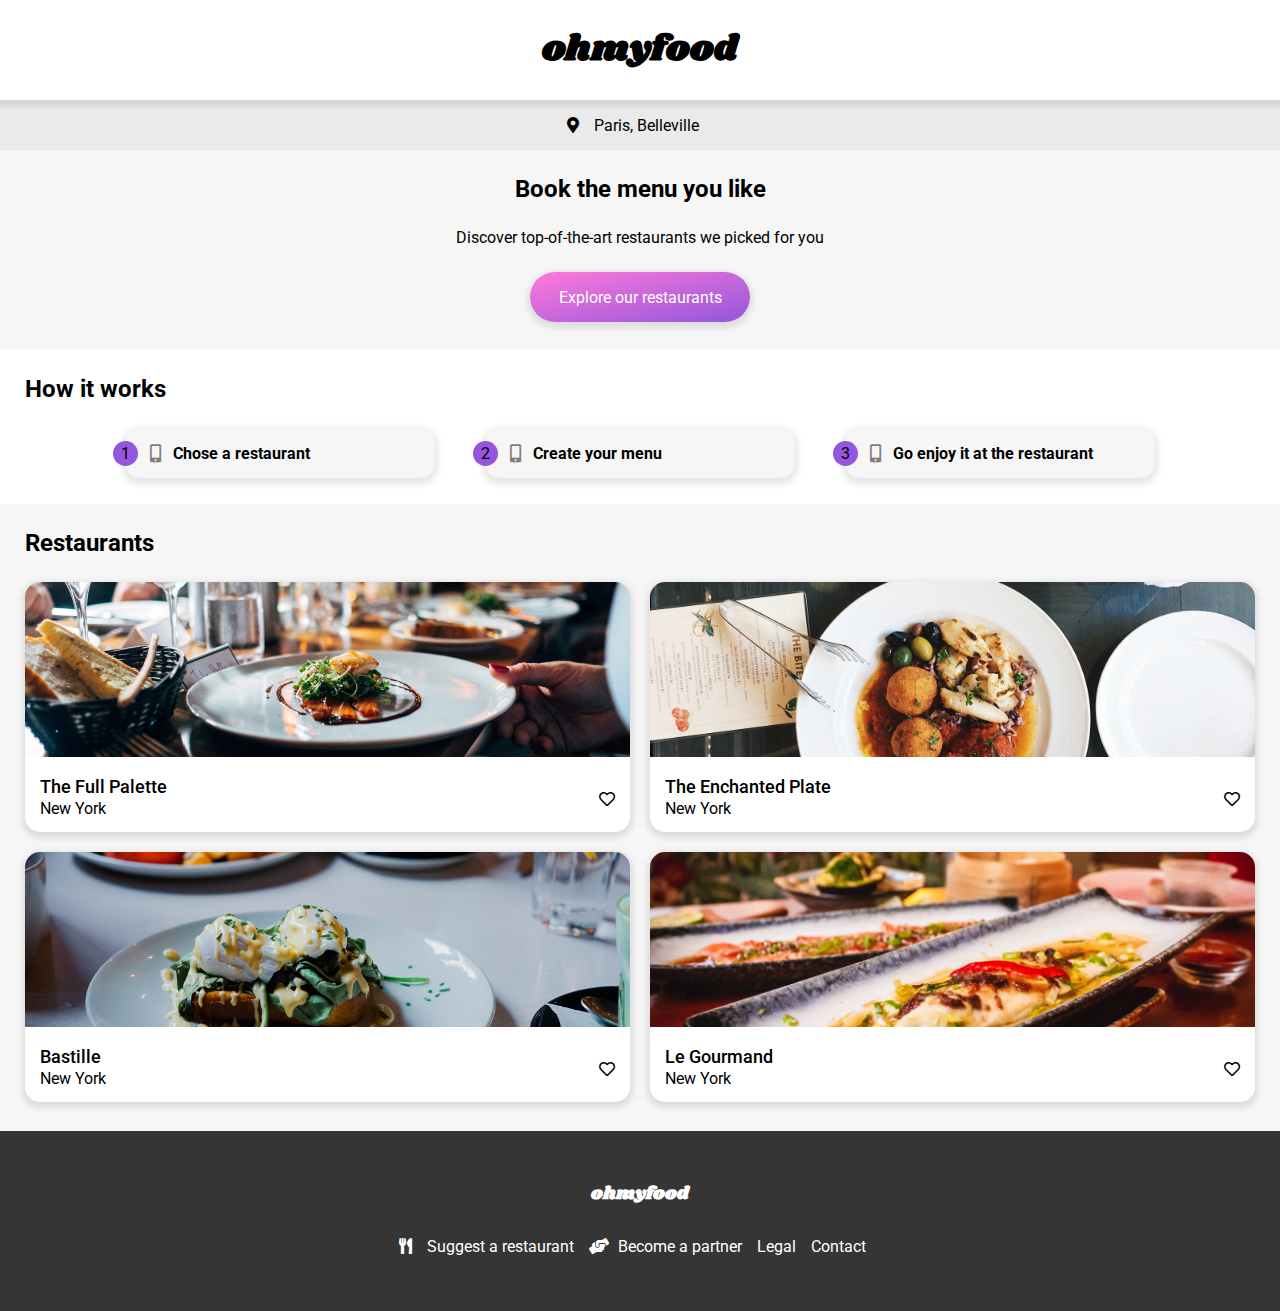
<file: index.html>
<!DOCTYPE html>
<html lang="en">
  <head>
    <meta charset="UTF-8" />
    <meta name="viewport" content="width=device-width, initial-scale=1.0" />
    <link
      rel="stylesheet"
      href="https://cdnjs.cloudflare.com/ajax/libs/font-awesome/5.15.2/css/all.min.css"
    />
    <link rel="stylesheet" href="css/main.css" />
    <title>ohmyfood</title>
  </head>
  <body>
    <!-- Header -->
    <header class="header">
      <nav class="header__nav">
        <h1 class="header__navTitle"><a href="index.html">ohmyfood</a></h1>
      </nav>
    </header>

    <!-- location section -->
    <div class="location flex flex-jc-c flex-ai-c">
      <p class="location__text">
        <i class="fas fa-map-marker-alt location__icon"></i>Paris, Belleville
      </p>
    </div>

    <!-- Hero section -->
    <div class="hero">
      <!-- Hero Top -->
      <section class="heroTop">
        <h2 class="heroTop__title">Book the menu you like</h2>
        <p class="heroTop__text">
          Discover top-of-the-art restaurants we picked for you
        </p>
        <button class="heroTop__button button">Explore our restaurants</button>
      </section>
      <!-- Hero Bottom -->
      <section class="heroBottom">
        <h2 class="heroBottom__title">How it works</h2>
        <div class="heroBottom__cards flex flex-ai-c">
          <div class="heroBottom__card flex flex-ai-c">
            <div class="heroBottom__cardCircle flex flex-jc-c flex-ai-c">
              <p>1</p>
            </div>
            <i class="fas fa-mobile-alt heroBottom__cardIcon"></i>
            <p class="heroBottom__cardText">Chose a restaurant</p>
          </div>
          <div class="heroBottom__card flex flex-ai-c">
            <div class="heroBottom__cardCircle flex flex-jc-c flex-ai-c">
              <p>2</p>
            </div>
            <i class="fas fa-mobile-alt heroBottom__cardIcon"></i>
            <p class="heroBottom__cardText">Create your menu</p>
          </div>
          <div class="heroBottom__card flex flex-ai-c">
            <div class="heroBottom__cardCircle flex flex-jc-c flex-ai-c">
              <p>3</p>
            </div>
            <i class="fas fa-mobile-alt heroBottom__cardIcon"></i>
            <p class="heroBottom__cardText">Go enjoy it at the restaurant</p>
          </div>
        </div>
      </section>
    </div>

    <!-- Restaurants Section -->
    <main class="restaurants">
      <div class="restaurants__section">
        <h2 class="restaurants__title">Restaurants</h2>
        <section class="restaurants__cards grid">
          <!-- The Full Palette -->
          <div
            class="restaurants__card restaurants__card--big grid fullPalette"
          >
            <a href="theFullPalette.html" class="restaurants__cardLinks">
              <img
                src="./img/jay-wennington-N_Y88TWmGwA-unsplash.jpg"
                alt="the full Palette picture"
                class="restaurants__cardPicture restaurants__cardPicture--big"
              />
              <div class="restaurants__cardBody grid">
                <h2 class="restaurants__cardTitle">The Full Palette</h2>
                <p class="restaurants__cardText">New York</p>
                <i class="far fa-heart restaurants__cardIcon"></i>
              </div>
            </a>
          </div>

          <!-- The Enchanted Plate -->
          <div class="restaurants__card grid enchatedPlate">
            <a href="theEnchantedPlate.html" class="restaurants__cardLinks">
              <img
                src="./img/stil-u2Lp8tXIcjw-unsplash.jpg"
                alt="The Enchanted Plate picture"
                class="restaurants__cardPicture"
              />
              <div class="restaurants__cardBody grid">
                <h2 class="restaurants__cardTitle">The Enchanted Plate</h2>
                <p class="restaurants__cardText">New York</p>
                <i class="far fa-heart restaurants__cardIcon"></i>
              </div>
            </a>
          </div>

          <!-- Bastille -->
          <div class="restaurants__card restaurants__card--big grid bastille">
            <a href="bastille.html" class="restaurants__cardLinks">
              <img
                src="./img/toa-heftiba-DQKerTsQwi0-unsplash.jpg"
                alt="Bastille picture"
                class="restaurants__cardPicture restaurants__cardPicture--big"
              />
              <div class="restaurants__cardBody grid">
                <h2 class="restaurants__cardTitle">Bastille</h2>
                <p class="restaurants__cardText">New York</p>
                <i class="far fa-heart restaurants__cardIcon"></i>
              </div>
            </a>
          </div>

          <!-- Le Gourmand -->
          <div class="restaurants__card grid gourmand">
            <a href="leGourmand.html" class="restaurants__cardLinks">
              <img
                src="./img/louis-hansel-shotsoflouis-qNBGVyOCY8Q-unsplash.jpg"
                alt="Le Gourmand picture"
                class="restaurants__cardPicture"
              />
              <div class="restaurants__cardBody grid">
                <h2 class="restaurants__cardTitle">Le Gourmand</h2>
                <p class="restaurants__cardText">New York</p>
                <i class="far fa-heart restaurants__cardIcon"></i>
              </div>
            </a>
          </div>
        </section>
      </div>
    </main>

    <!-- Footer -->
    <footer class="footer flex flex-jc-c flex-ai-c">
      <div>
        <h3 class="footer__heading">ohmyfood</h3>
        <ul class="footer__links flex flex-ai-c flex-jc-c">
          <li class="footer__listItems">
            <i class="fas fa-utensils footer__icon1"></i
            ><a href="#">Suggest a restaurant</a>
          </li>
          <li class="footer__listItems">
            <i class="fas fa-hands-helping footer__icon2"></i>
            <a href="#">Become a partner</a>
          </li>
          <li class="footer__listItems"><a href="#">Legal</a></li>
          <li class="footer__listItems"><a href="#">Contact</a></li>
        </ul>
      </div>
    </footer>
  </body>
</html>
</file>
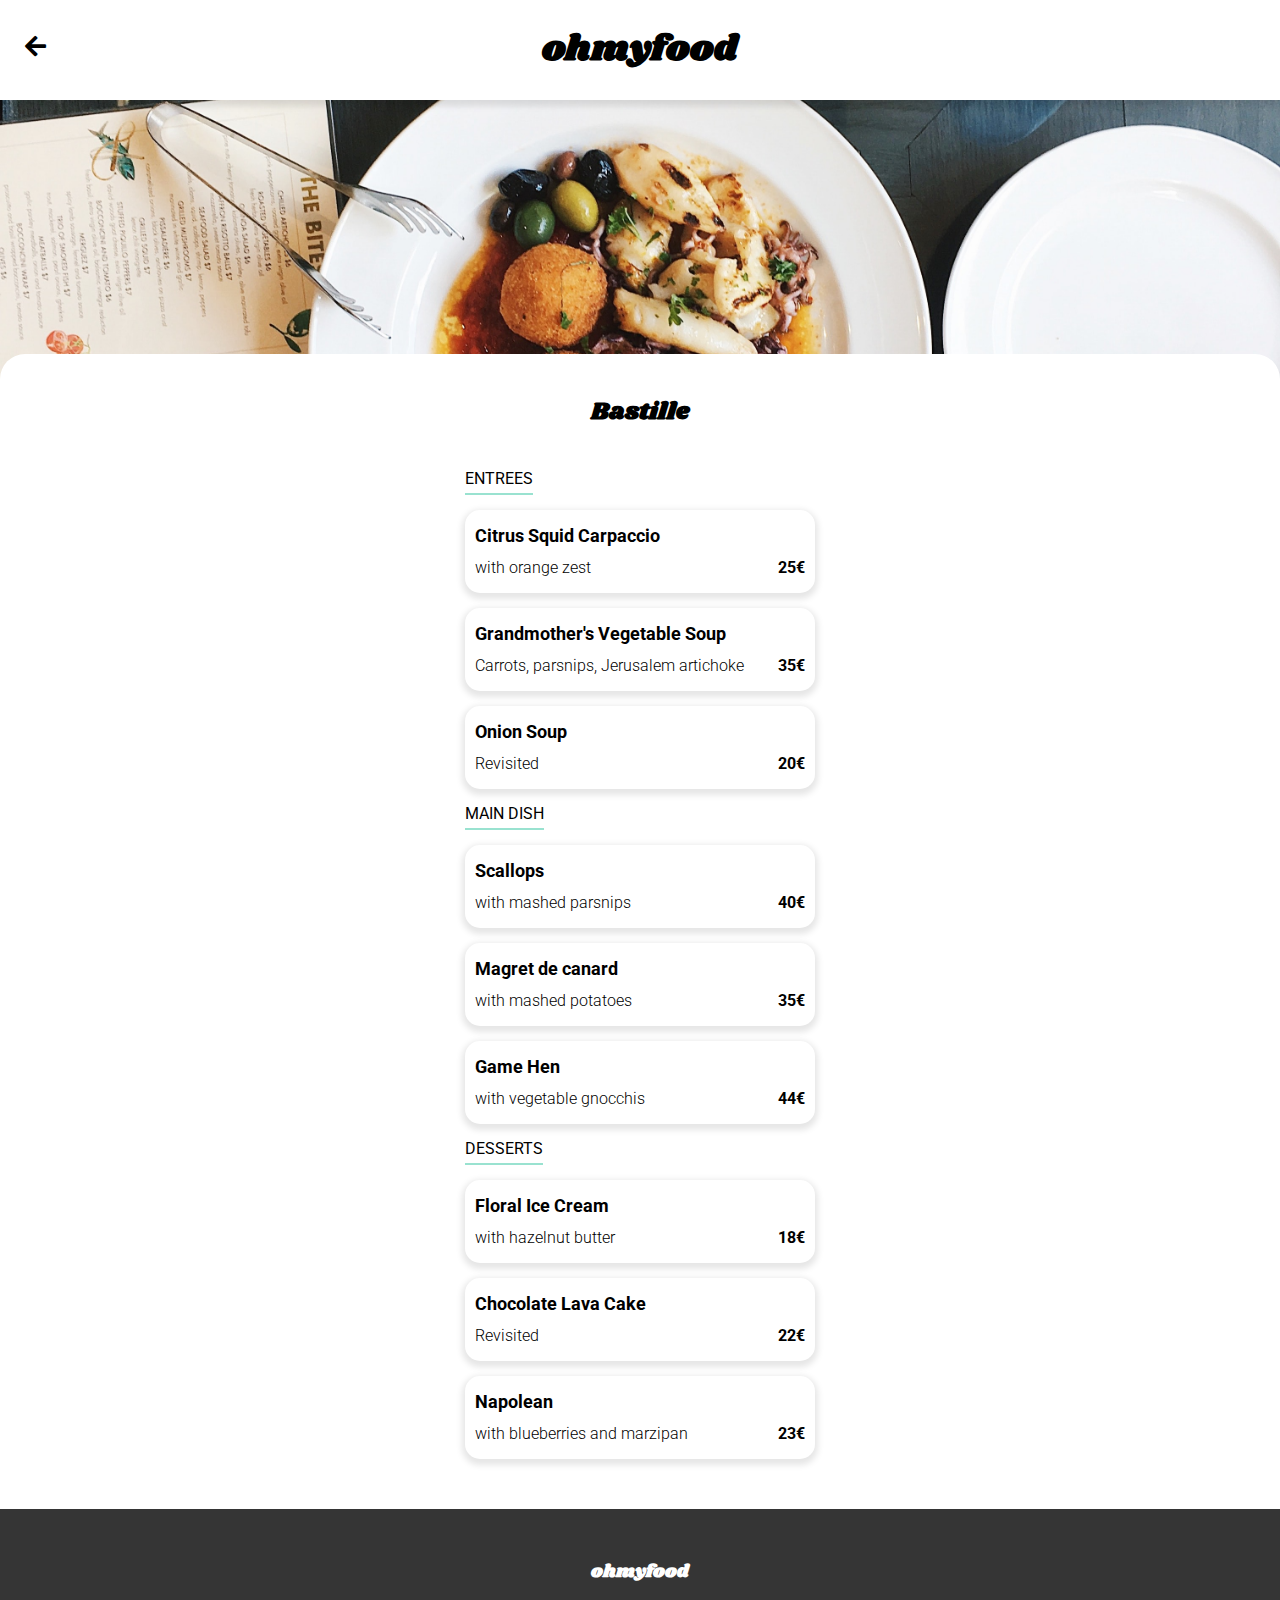
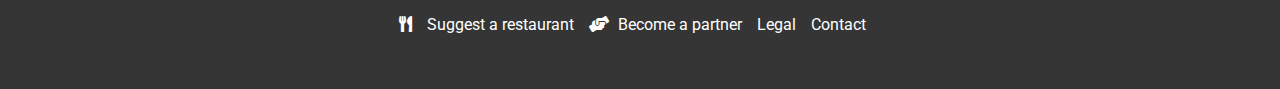
<file: bastille.html>
<!DOCTYPE html>
<html lang="en">
  <head>
    <meta charset="UTF-8" />
    <meta name="viewport" content="width=device-width, initial-scale=1.0" />
    <link
      rel="stylesheet"
      href="https://cdnjs.cloudflare.com/ajax/libs/font-awesome/5.15.2/css/all.min.css"
    />
    <link rel="stylesheet" href="css/main.css" />
    <title>Bastille</title>
  </head>
  <body>
    <!-- Header -->
    <header class="header">
      <nav class="header__nav menuPage grid">
        <a href="index.html"><i class="fas fa-arrow-left logo"></i></a>
        <h1 class="header__navTitle"><a href="index.html">ohmyfood</a></h1>
      </nav>
    </header>

    <!-- Menu section -->
    <main class="menu">
      <img
        src="img/stil-u2Lp8tXIcjw-unsplash.jpg"
        alt="enchanted plate picture"
        class="menu__headerPicture"
      />
      <!-- Menu Body -->
      <section class="menu__body">
        <h1 class="menu__title">Bastille</h1>
        <!-- Dishes -->
        <div class="menu__dishContainer grid">
          <!-- Entrees -->
          <div class="menu__entrees">
            <p class="menu__subtitle">ENTREES</p>
            <article class="menu__card grid">
              <h2 class="menu__cardTitle">Citrus Squid Carpaccio</h2>
              <p class="menu__cardSubtitle">with orange zest</p>
              <h2 class="menu__cardPrice">25&euro;</h2>
            </article>
            <article class="menu__card grid">
              <h2 class="menu__cardTitle">Grandmother's Vegetable Soup</h2>
              <p class="menu__cardSubtitle">
                Carrots, parsnips, Jerusalem artichoke
              </p>
              <h2 class="menu__cardPrice">35&euro;</h2>
            </article>
            <article class="menu__card grid">
              <h2 class="menu__cardTitle">Onion Soup</h2>
              <p class="menu__cardSubtitle">Revisited</p>
              <h2 class="menu__cardPrice">20&euro;</h2>
            </article>
          </div>
          <!-- Mains -->
          <div class="menu__mainDishes">
            <p class="menu__subtitle">MAIN DISH</p>
            <article class="menu__card grid">
              <h2 class="menu__cardTitle">Scallops</h2>
              <p class="menu__cardSubtitle">with mashed parsnips</p>
              <h2 class="menu__cardPrice">40&euro;</h2>
            </article>
            <article class="menu__card grid">
              <h2 class="menu__cardTitle">Magret de canard</h2>
              <p class="menu__cardSubtitle">with mashed potatoes</p>
              <h2 class="menu__cardPrice">35&euro;</h2>
            </article>
            <article class="menu__card grid">
              <h2 class="menu__cardTitle">Game Hen</h2>
              <p class="menu__cardSubtitle">with vegetable gnocchis</p>
              <h2 class="menu__cardPrice">44&euro;</h2>
            </article>
          </div>
          <!-- Desserts -->
          <div class="menu__desserts">
            <p class="menu__subtitle">DESSERTS</p>
            <article class="menu__card grid">
              <h2 class="menu__cardTitle">Floral Ice Cream</h2>
              <p class="menu__cardSubtitle">with hazelnut butter</p>
              <h2 class="menu__cardPrice">18&euro;</h2>
            </article>
            <article class="menu__card grid">
              <h2 class="menu__cardTitle">Chocolate Lava Cake</h2>
              <p class="menu__cardSubtitle">Revisited</p>
              <h2 class="menu__cardPrice">22&euro;</h2>
            </article>
            <article class="menu__card grid">
              <h2 class="menu__cardTitle">Napolean</h2>
              <p class="menu__cardSubtitle">with blueberries and marzipan</p>
              <h2 class="menu__cardPrice">23&euro;</h2>
            </article>
          </div>
        </div>
      </section>
    </main>

    <!-- Footer -->
    <footer class="footer flex flex-jc-c flex-ai-c">
      <div>
        <h3 class="footer__heading">ohmyfood</h3>
        <ul class="footer__links flex flex-ai-c flex-jc-c">
          <li class="footer__listItems">
            <i class="fas fa-utensils footer__icon1"></i
            ><a href="#">Suggest a restaurant</a>
          </li>
          <li class="footer__listItems">
            <i class="fas fa-hands-helping footer__icon2"></i>
            <a href="#">Become a partner</a>
          </li>
          <li class="footer__listItems"><a href="#">Legal</a></li>
          <li class="footer__listItems"><a href="#">Contact</a></li>
        </ul>
      </div>
    </footer>
  </body>
</html>
</file>
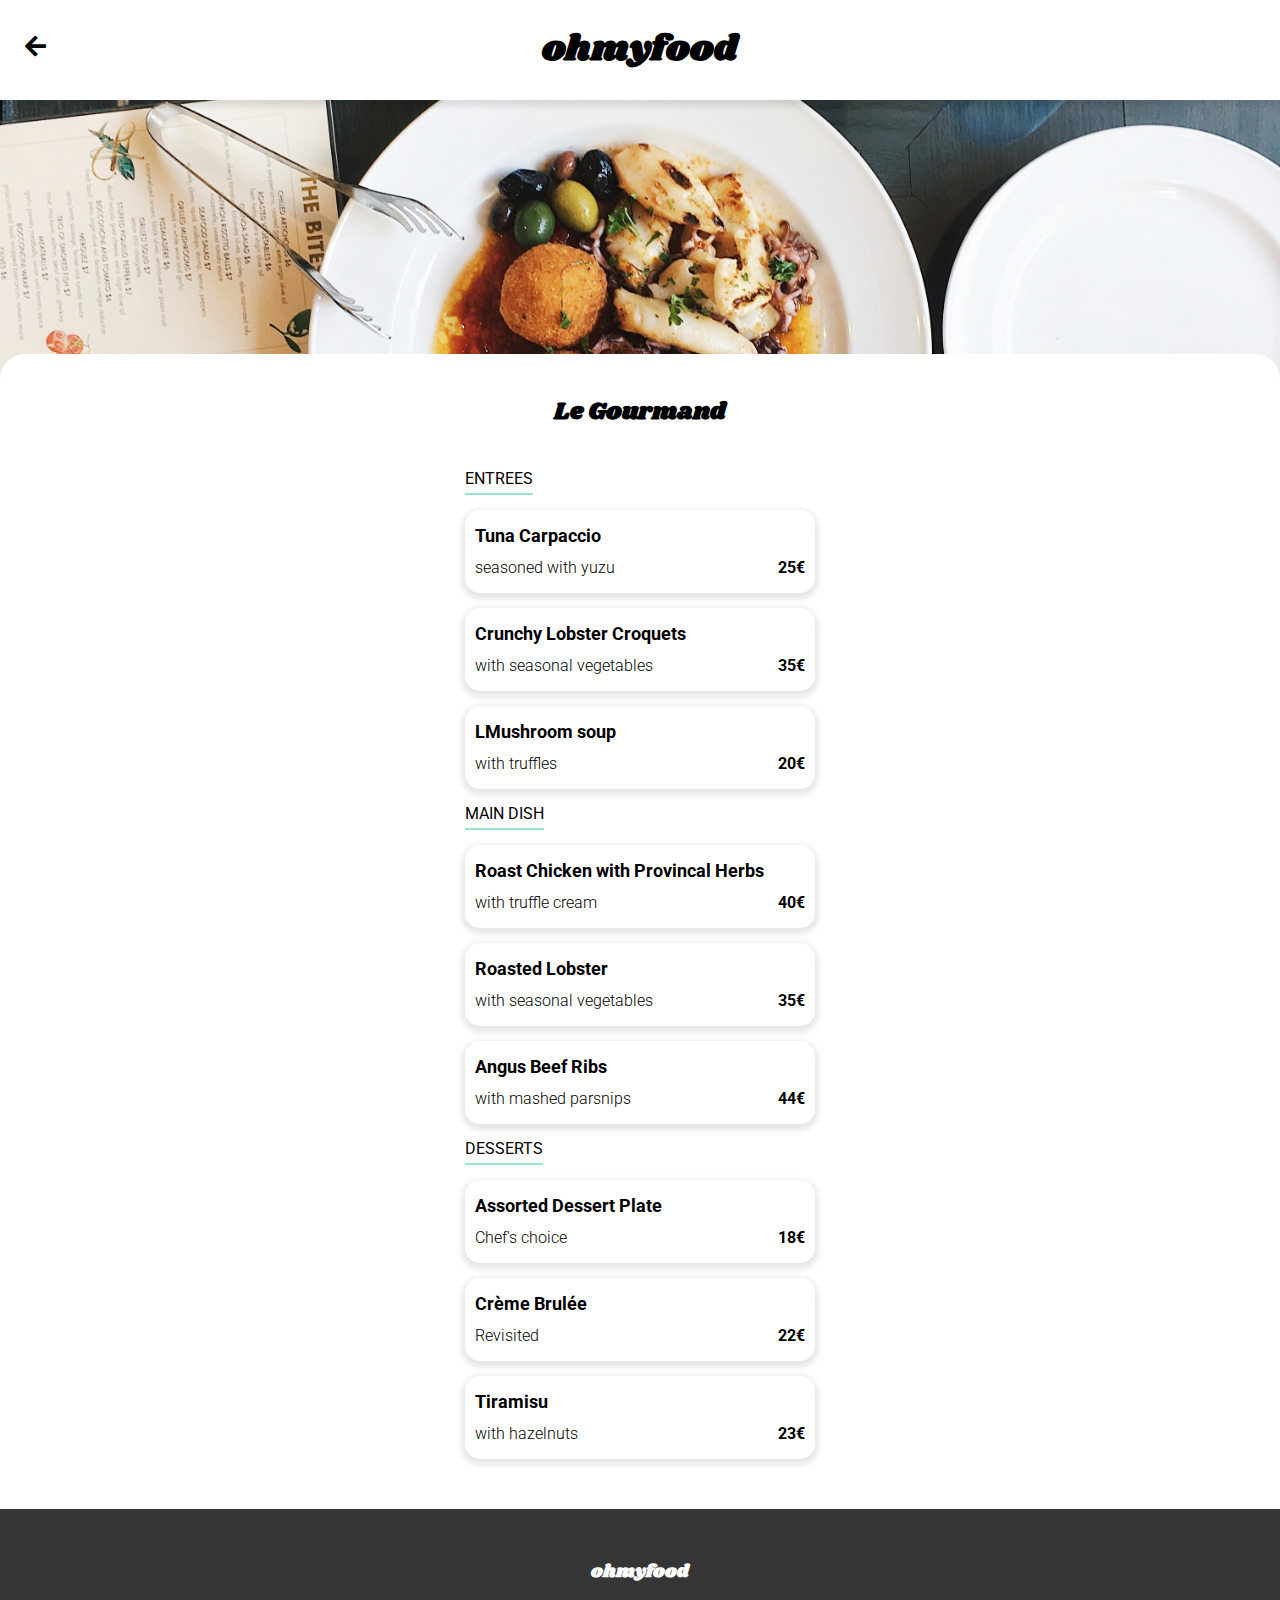
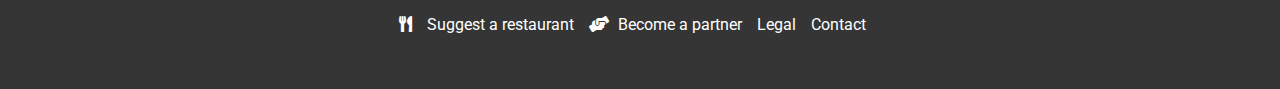
<file: leGourmand.html>
<!DOCTYPE html>
<html lang="en">
  <head>
    <meta charset="UTF-8" />
    <meta name="viewport" content="width=device-width, initial-scale=1.0" />
    <link
      rel="stylesheet"
      href="https://cdnjs.cloudflare.com/ajax/libs/font-awesome/5.15.2/css/all.min.css"
    />
    <link rel="stylesheet" href="css/main.css" />
    <title>Le Gourmand</title>
  </head>
  <body>
    <!-- Header -->
    <header class="header">
      <nav class="header__nav menuPage grid">
        <a href="index.html"><i class="fas fa-arrow-left logo"></i></a>
        <h1 class="header__navTitle"><a href="index.html">ohmyfood</a></h1>
      </nav>
    </header>

    <!-- Menu section -->
    <main class="menu">
      <img
        src="img/stil-u2Lp8tXIcjw-unsplash.jpg"
        alt="enchanted plate picture"
        class="menu__headerPicture"
      />
      <!-- Menu Body -->
      <section class="menu__body">
        <h1 class="menu__title">Le Gourmand</h1>
        <!-- Dishes -->
        <div class="menu__dishContainer grid">
          <!-- Entrees -->
          <div class="menu__entrees">
            <p class="menu__subtitle">ENTREES</p>
            <article class="menu__card grid">
              <h2 class="menu__cardTitle">Tuna Carpaccio</h2>
              <p class="menu__cardSubtitle">seasoned with yuzu</p>
              <h2 class="menu__cardPrice">25&euro;</h2>
            </article>
            <article class="menu__card grid">
              <h2 class="menu__cardTitle">Crunchy Lobster Croquets</h2>
              <p class="menu__cardSubtitle">with seasonal vegetables</p>
              <h2 class="menu__cardPrice">35&euro;</h2>
            </article>
            <article class="menu__card grid">
              <h2 class="menu__cardTitle">LMushroom soup</h2>
              <p class="menu__cardSubtitle">with truffles</p>
              <h2 class="menu__cardPrice">20&euro;</h2>
            </article>
          </div>
          <!-- Mains -->
          <div class="menu__mainDishes">
            <p class="menu__subtitle">MAIN DISH</p>
            <article class="menu__card grid">
              <h2 class="menu__cardTitle">
                Roast Chicken with Provincal Herbs
              </h2>
              <p class="menu__cardSubtitle">with truffle cream</p>
              <h2 class="menu__cardPrice">40&euro;</h2>
            </article>
            <article class="menu__card grid">
              <h2 class="menu__cardTitle">Roasted Lobster</h2>
              <p class="menu__cardSubtitle">with seasonal vegetables</p>
              <h2 class="menu__cardPrice">35&euro;</h2>
            </article>
            <article class="menu__card grid">
              <h2 class="menu__cardTitle">Angus Beef Ribs</h2>
              <p class="menu__cardSubtitle">with mashed parsnips</p>
              <h2 class="menu__cardPrice">44&euro;</h2>
            </article>
          </div>
          <!-- Desserts -->
          <div class="menu__desserts">
            <p class="menu__subtitle">DESSERTS</p>
            <article class="menu__card grid">
              <h2 class="menu__cardTitle">Assorted Dessert Plate</h2>
              <p class="menu__cardSubtitle">Chef's choice</p>
              <h2 class="menu__cardPrice">18&euro;</h2>
            </article>
            <article class="menu__card grid">
              <h2 class="menu__cardTitle">Crème Brulée</h2>
              <p class="menu__cardSubtitle">Revisited</p>
              <h2 class="menu__cardPrice">22&euro;</h2>
            </article>
            <article class="menu__card grid">
              <h2 class="menu__cardTitle">Tiramisu</h2>
              <p class="menu__cardSubtitle">with hazelnuts</p>
              <h2 class="menu__cardPrice">23&euro;</h2>
            </article>
          </div>
        </div>
      </section>
    </main>

    <!-- Footer -->
    <footer class="footer flex flex-jc-c flex-ai-c">
      <div>
        <h3 class="footer__heading">ohmyfood</h3>
        <ul class="footer__links flex flex-ai-c flex-jc-c">
          <li class="footer__listItems">
            <i class="fas fa-utensils footer__icon1"></i
            ><a href="#">Suggest a restaurant</a>
          </li>
          <li class="footer__listItems">
            <i class="fas fa-hands-helping footer__icon2"></i>
            <a href="#">Become a partner</a>
          </li>
          <li class="footer__listItems"><a href="#">Legal</a></li>
          <li class="footer__listItems"><a href="#">Contact</a></li>
        </ul>
      </div>
    </footer>
  </body>
</html>
</file>
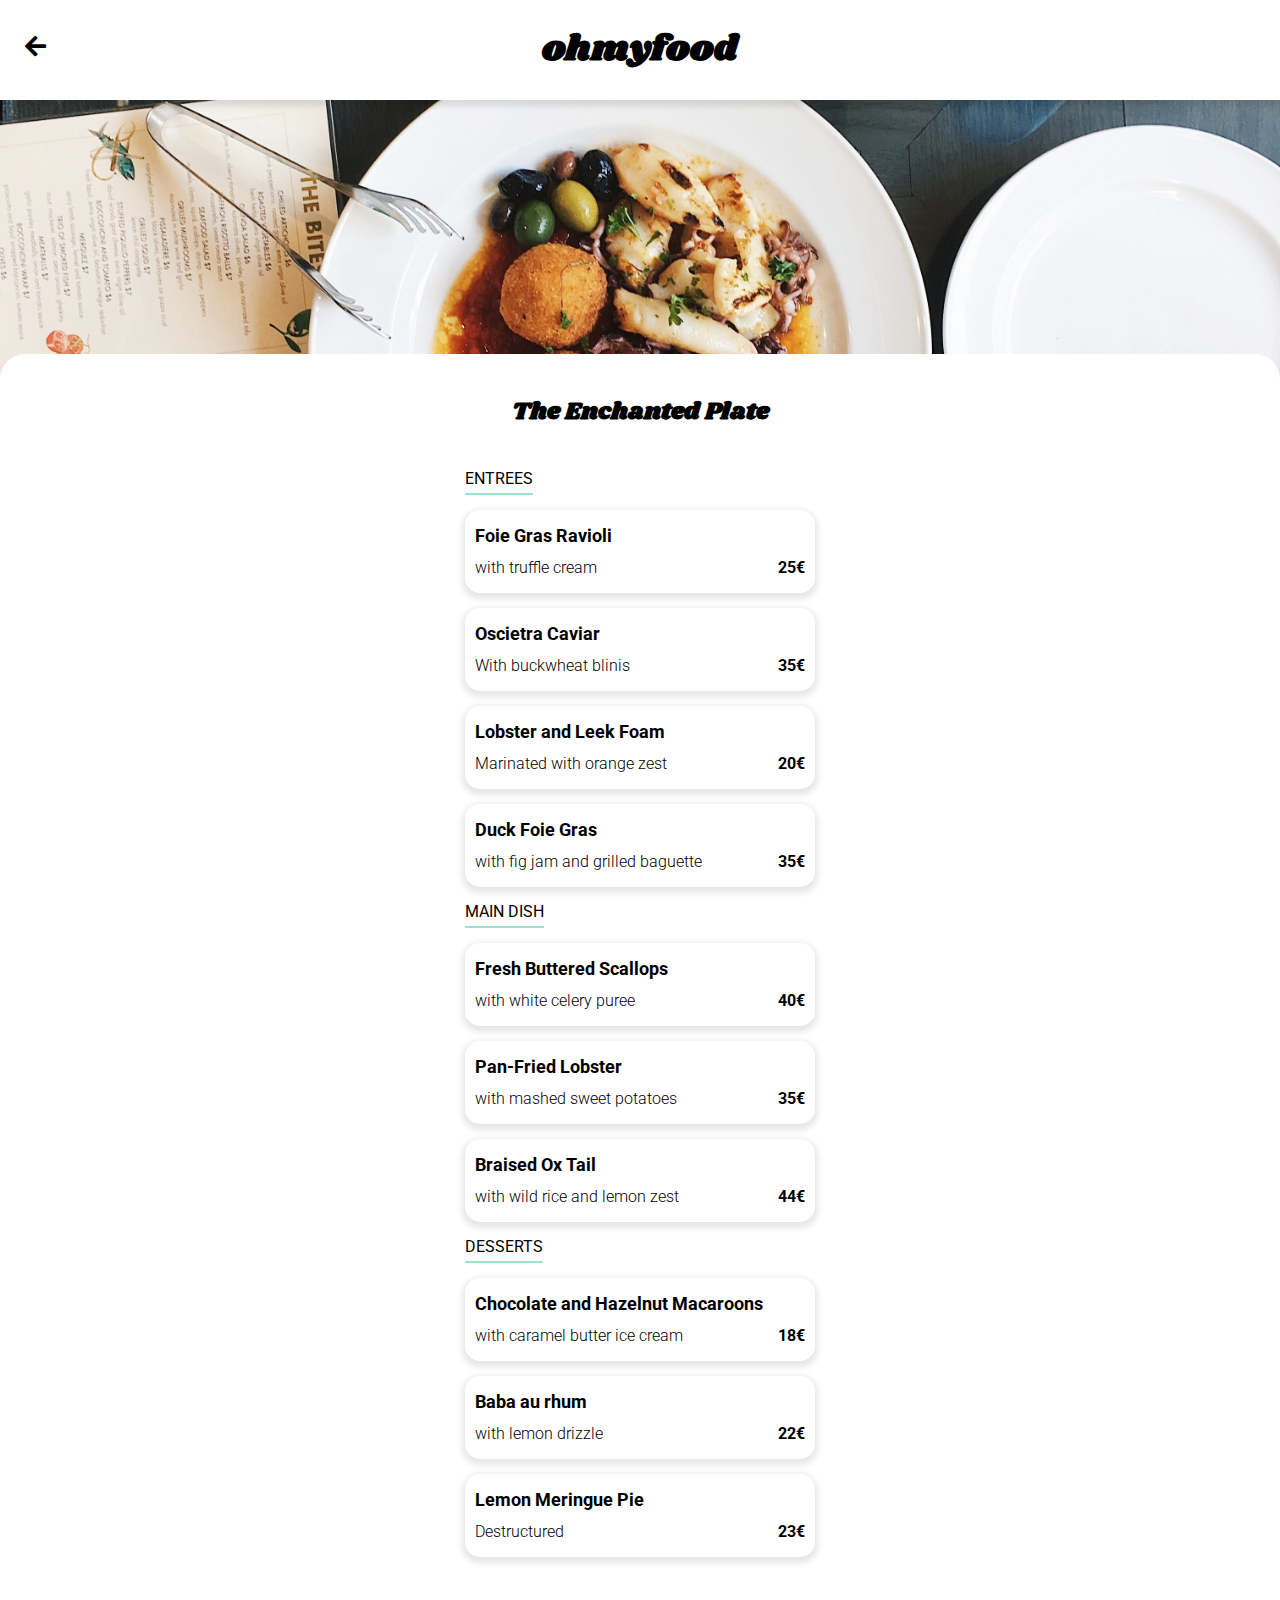
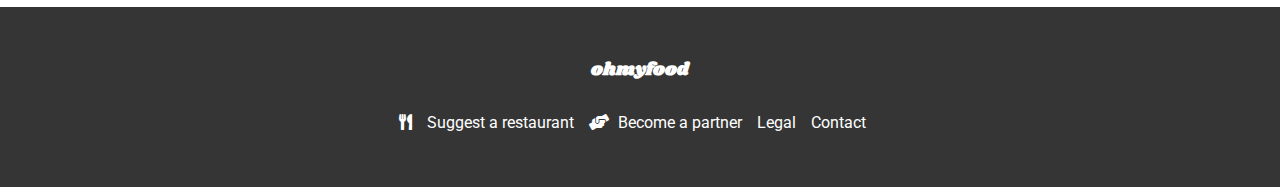
<file: theEnchantedPlate.html>
<!DOCTYPE html>
<html lang="en">
  <head>
    <meta charset="UTF-8" />
    <meta name="viewport" content="width=device-width, initial-scale=1.0" />
    <link
      rel="stylesheet"
      href="https://cdnjs.cloudflare.com/ajax/libs/font-awesome/5.15.2/css/all.min.css"
    />
    <link rel="stylesheet" href="css/main.css" />
    <title>The Enchanted Plate</title>
  </head>
  <body>
    <!-- Header -->
    <header class="header">
      <nav class="header__nav menuPage grid">
        <a href="index.html"><i class="fas fa-arrow-left logo"></i></a>
        <h1 class="header__navTitle"><a href="index.html">ohmyfood</a></h1>
      </nav>
    </header>

    <!-- Menu section -->
    <main class="menu">
      <img
        src="img/stil-u2Lp8tXIcjw-unsplash.jpg"
        alt="enchanted plate picture"
        class="menu__headerPicture"
      />
      <!-- Menu Body -->
      <section class="menu__body">
        <h1 class="menu__title">The Enchanted Plate</h1>
        <!-- Dishes -->
        <div class="menu__dishContainer grid">
          <!-- Entrees -->
          <div class="menu__entrees">
            <p class="menu__subtitle">ENTREES</p>
            <article class="menu__card grid">
              <h2 class="menu__cardTitle">Foie Gras Ravioli</h2>
              <p class="menu__cardSubtitle">with truffle cream</p>
              <h2 class="menu__cardPrice">25&euro;</h2>
            </article>
            <article class="menu__card grid">
              <h2 class="menu__cardTitle">Oscietra Caviar</h2>
              <p class="menu__cardSubtitle">With buckwheat blinis</p>
              <h2 class="menu__cardPrice">35&euro;</h2>
            </article>
            <article class="menu__card grid">
              <h2 class="menu__cardTitle">Lobster and Leek Foam</h2>
              <p class="menu__cardSubtitle">Marinated with orange zest</p>
              <h2 class="menu__cardPrice">20&euro;</h2>
            </article>
            <article class="menu__card grid">
              <h2 class="menu__cardTitle">Duck Foie Gras</h2>
              <p class="menu__cardSubtitle">
                with fig jam and grilled baguette
              </p>
              <h2 class="menu__cardPrice">35&euro;</h2>
            </article>
          </div>
          <!-- Mains -->
          <div class="menu__mainDishes">
            <p class="menu__subtitle">MAIN DISH</p>
            <article class="menu__card grid">
              <h2 class="menu__cardTitle">Fresh Buttered Scallops</h2>
              <p class="menu__cardSubtitle">with white celery puree</p>
              <h2 class="menu__cardPrice">40&euro;</h2>
            </article>
            <article class="menu__card grid">
              <h2 class="menu__cardTitle">Pan-Fried Lobster</h2>
              <p class="menu__cardSubtitle">with mashed sweet potatoes</p>
              <h2 class="menu__cardPrice">35&euro;</h2>
            </article>
            <article class="menu__card grid">
              <h2 class="menu__cardTitle">Braised Ox Tail</h2>
              <p class="menu__cardSubtitle">with wild rice and lemon zest</p>
              <h2 class="menu__cardPrice">44&euro;</h2>
            </article>
          </div>
          <!-- Desserts -->
          <div class="menu__desserts">
            <p class="menu__subtitle">DESSERTS</p>
            <article class="menu__card grid">
              <h2 class="menu__cardTitle">Chocolate and Hazelnut Macaroons</h2>
              <p class="menu__cardSubtitle">with caramel butter ice cream</p>
              <h2 class="menu__cardPrice">18&euro;</h2>
            </article>
            <article class="menu__card grid">
              <h2 class="menu__cardTitle">Baba au rhum</h2>
              <p class="menu__cardSubtitle">with lemon drizzle</p>
              <h2 class="menu__cardPrice">22&euro;</h2>
            </article>
            <article class="menu__card grid">
              <h2 class="menu__cardTitle">Lemon Meringue Pie</h2>
              <p class="menu__cardSubtitle">Destructured</p>
              <h2 class="menu__cardPrice">23&euro;</h2>
            </article>
          </div>
        </div>
      </section>
    </main>

    <!-- Footer -->
    <footer class="footer flex flex-jc-c flex-ai-c">
      <div>
        <h3 class="footer__heading">ohmyfood</h3>
        <ul class="footer__links flex flex-ai-c flex-jc-c">
          <li class="footer__listItems">
            <i class="fas fa-utensils footer__icon1"></i
            ><a href="#">Suggest a restaurant</a>
          </li>
          <li class="footer__listItems">
            <i class="fas fa-hands-helping footer__icon2"></i>
            <a href="#">Become a partner</a>
          </li>
          <li class="footer__listItems"><a href="#">Legal</a></li>
          <li class="footer__listItems"><a href="#">Contact</a></li>
        </ul>
      </div>
    </footer>
  </body>
</html>
</file>
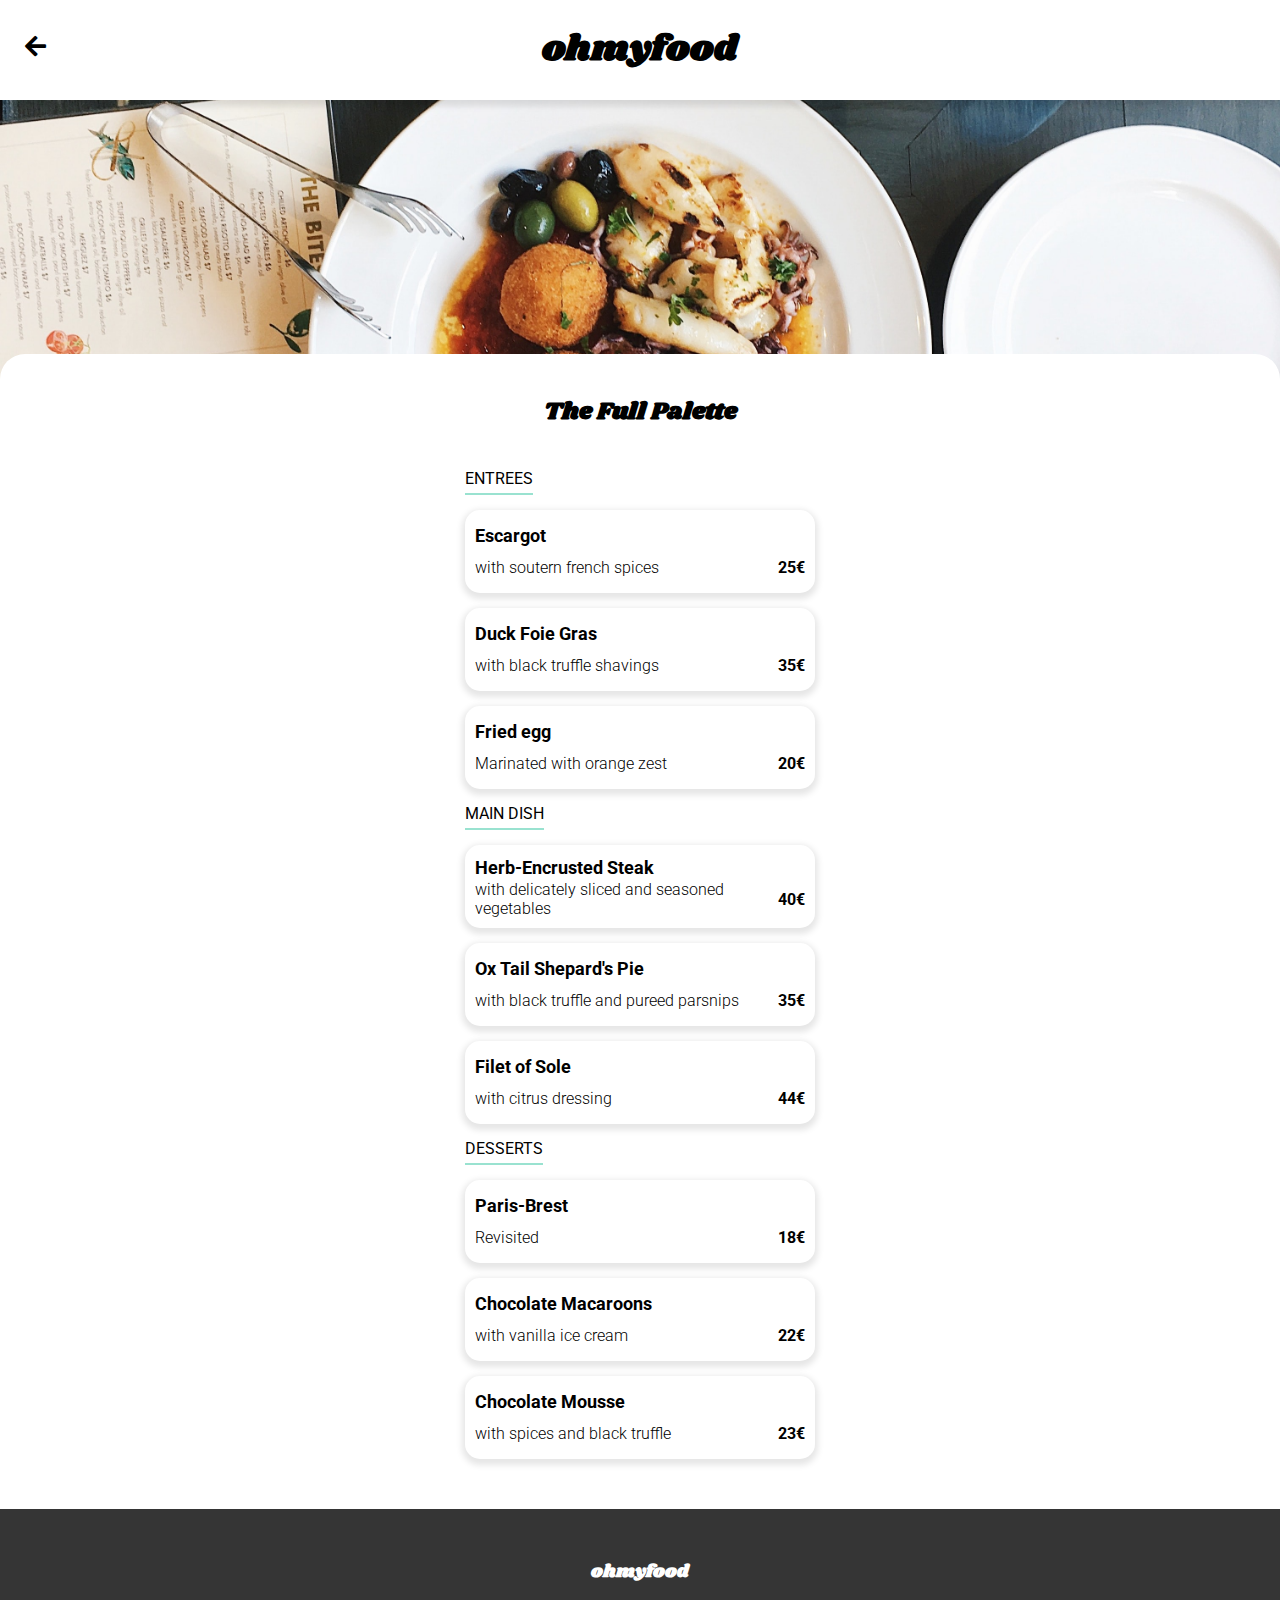
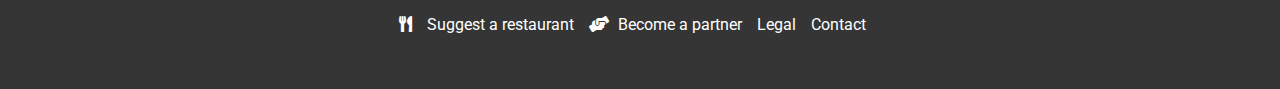
<file: theFullPalette.html>
<!DOCTYPE html>
<html lang="en">
  <head>
    <meta charset="UTF-8" />
    <meta name="viewport" content="width=device-width, initial-scale=1.0" />
    <link
      rel="stylesheet"
      href="https://cdnjs.cloudflare.com/ajax/libs/font-awesome/5.15.2/css/all.min.css"
    />
    <link rel="stylesheet" href="css/main.css" />
    <title>The Full Palette</title>
  </head>
  <body>
    <!-- Header -->
    <header class="header">
      <nav class="header__nav menuPage grid">
        <a href="index.html"><i class="fas fa-arrow-left logo"></i></a>
        <h1 class="header__navTitle"><a href="index.html">ohmyfood</a></h1>
      </nav>
    </header>

    <!-- Menu section -->
    <main class="menu">
      <img
        src="img/stil-u2Lp8tXIcjw-unsplash.jpg"
        alt="enchanted plate picture"
        class="menu__headerPicture"
      />
      <!-- Menu Body -->
      <section class="menu__body">
        <h1 class="menu__title">The Full Palette</h1>
        <!-- Dishes -->
        <div class="menu__dishContainer grid">
          <!-- Entrees -->
          <div class="menu__entrees">
            <p class="menu__subtitle">ENTREES</p>
            <article class="menu__card grid">
              <h2 class="menu__cardTitle">Escargot</h2>
              <p class="menu__cardSubtitle">with soutern french spices</p>
              <h2 class="menu__cardPrice">25&euro;</h2>
            </article>
            <article class="menu__card grid">
              <h2 class="menu__cardTitle">Duck Foie Gras</h2>
              <p class="menu__cardSubtitle">with black truffle shavings</p>
              <h2 class="menu__cardPrice">35&euro;</h2>
            </article>
            <article class="menu__card grid">
              <h2 class="menu__cardTitle">Fried egg</h2>
              <p class="menu__cardSubtitle">Marinated with orange zest</p>
              <h2 class="menu__cardPrice">20&euro;</h2>
            </article>
          </div>
          <!-- Mains -->
          <div class="menu__mainDishes">
            <p class="menu__subtitle">MAIN DISH</p>
            <article class="menu__card grid">
              <h2 class="menu__cardTitle">Herb-Encrusted Steak</h2>
              <p class="menu__cardSubtitle">
                with delicately sliced and seasoned vegetables
              </p>
              <h2 class="menu__cardPrice">40&euro;</h2>
            </article>
            <article class="menu__card grid">
              <h2 class="menu__cardTitle">Ox Tail Shepard's Pie</h2>
              <p class="menu__cardSubtitle">
                with black truffle and pureed parsnips
              </p>
              <h2 class="menu__cardPrice">35&euro;</h2>
            </article>
            <article class="menu__card grid">
              <h2 class="menu__cardTitle">Filet of Sole</h2>
              <p class="menu__cardSubtitle">with citrus dressing</p>
              <h2 class="menu__cardPrice">44&euro;</h2>
            </article>
          </div>
          <!-- Desserts -->
          <div class="menu__desserts">
            <p class="menu__subtitle">DESSERTS</p>
            <article class="menu__card grid">
              <h2 class="menu__cardTitle">Paris-Brest</h2>
              <p class="menu__cardSubtitle">Revisited</p>
              <h2 class="menu__cardPrice">18&euro;</h2>
            </article>
            <article class="menu__card grid">
              <h2 class="menu__cardTitle">Chocolate Macaroons</h2>
              <p class="menu__cardSubtitle">with vanilla ice cream</p>
              <h2 class="menu__cardPrice">22&euro;</h2>
            </article>
            <article class="menu__card grid">
              <h2 class="menu__cardTitle">Chocolate Mousse</h2>
              <p class="menu__cardSubtitle">with spices and black truffle</p>
              <h2 class="menu__cardPrice">23&euro;</h2>
            </article>
          </div>
        </div>
      </section>
    </main>

    <!-- Footer -->
    <footer class="footer flex flex-jc-c flex-ai-c">
      <div>
        <h3 class="footer__heading">ohmyfood</h3>
        <ul class="footer__links flex flex-ai-c flex-jc-c">
          <li class="footer__listItems">
            <i class="fas fa-utensils footer__icon1"></i
            ><a href="#">Suggest a restaurant</a>
          </li>
          <li class="footer__listItems">
            <i class="fas fa-hands-helping footer__icon2"></i>
            <a href="#">Become a partner</a>
          </li>
          <li class="footer__listItems"><a href="#">Legal</a></li>
          <li class="footer__listItems"><a href="#">Contact</a></li>
        </ul>
      </div>
    </footer>
  </body>
</html>
</file>
<file: css/main.css>
@import url("https://fonts.googleapis.com/css2?family=Roboto:wght@100;300;400;500;700&display=swap");
@import url("https://fonts.googleapis.com/css2?family=Shrikhand&display=swap");
html {
  font-size: 100%;
}

li {
  list-style-type: none;
}

button {
  margin: 0;
  padding: 0;
}

.flex {
  display: -webkit-box;
  display: -ms-flexbox;
  display: flex;
}

.flex-jc-sb {
  -webkit-box-pack: justify;
      -ms-flex-pack: justify;
          justify-content: space-between;
}

.flex-jc-c {
  -webkit-box-pack: center;
      -ms-flex-pack: center;
          justify-content: center;
}

.flex-ai-c {
  -webkit-box-align: center;
      -ms-flex-align: center;
          align-items: center;
}

.grid {
  display: -ms-grid;
  display: grid;
}

body {
  margin: 0;
  padding: 0;
  -webkit-box-sizing: border-box;
          box-sizing: border-box;
}

*, *::before, *::after {
  -webkit-box-sizing: inherit;
          box-sizing: inherit;
}

h1, h2, h3, h4, h5, h6 {
  padding: 0;
  margin: 0;
}

h2 {
  font-family: "Roboto", sans-serif;
  margin: 0;
  padding: 0;
}

p {
  font-family: "Roboto", sans-serif;
  margin: 0;
  padding: 0;
}

a {
  color: inherit;
  text-decoration: none;
}

.button {
  height: 50px;
  width: 220px;
  background: -webkit-gradient(linear, left top, right bottom, from(#ff79da), to(#9356dc));
  background: linear-gradient(to right bottom, #ff79da, #9356dc);
  color: white;
  -webkit-box-shadow: 0px 3px 6px 3px rgba(0, 0, 0, 0.1);
          box-shadow: 0px 3px 6px 3px rgba(0, 0, 0, 0.1);
  font-family: "Roboto", sans-serif;
  font-size: 1rem;
  border-style: none;
  border-radius: 25px;
  outline: none;
}

.heroBottom__card {
  height: 50px;
  width: 310px;
  border-radius: 15px;
  background-color: #f6f6f6;
  -webkit-box-shadow: 0px 3px 6px 3px rgba(0, 0, 0, 0.1);
          box-shadow: 0px 3px 6px 3px rgba(0, 0, 0, 0.1);
}

.heroBottom__card:not(:last-child) {
  margin-bottom: 25px;
}

.heroBottom__cardCircle {
  position: relative;
  right: 12px;
  height: 25px;
  width: 25px;
  border-radius: 50%;
  background-color: #9356dc;
}

.heroBottom__cardIcon {
  font-size: 1.125rem;
  color: #7e7e7e;
  margin-right: 12px;
}

.heroBottom__cardText {
  font-weight: 700;
}

.restaurants__card {
  height: 250px;
  width: 100%;
  background: white;
  border-radius: 15px;
  -webkit-box-shadow: 0px 3px 6px 3px rgba(0, 0, 0, 0.1);
          box-shadow: 0px 3px 6px 3px rgba(0, 0, 0, 0.1);
}

@media (min-width: 90em) {
  .restaurants__card--big {
    height: 100%;
    -ms-grid-rows: 85% 15%;
        grid-template-rows: 85% 15%;
  }
}

.restaurants__cardPicture {
  height: 175px;
  width: 100%;
  -o-object-fit: cover;
     object-fit: cover;
  border-radius: 15px 15px 0 0;
}

@media (min-width: 90em) {
  .restaurants__cardPicture--big {
    height: 100%;
  }
}

.restaurants__cardBody {
  height: 75px;
  -ms-grid-columns: 80% 20%;
      grid-template-columns: 80% 20%;
  -ms-grid-rows: 50% 50%;
      grid-template-rows: 50% 50%;
}

.restaurants__cardTitle {
  padding: 15px 0 0 15px;
  font-size: 1.125rem;
  font-weight: 500;
  -ms-grid-column: 1;
  -ms-grid-column-span: 1;
  grid-column: 1/2;
}

.restaurants__cardText {
  padding: 0 0 0 15px;
  -ms-grid-column: 1;
  -ms-grid-column-span: 1;
  grid-column: 1/2;
}

.restaurants__cardIcon {
  -ms-grid-column-align: end;
      justify-self: end;
  -ms-flex-item-align: center;
      -ms-grid-row-align: center;
      align-self: center;
  padding-right: 15px;
  -ms-grid-column: 2;
  -ms-grid-column-span: 1;
  grid-column: 2/3;
  -ms-grid-row: 1;
  -ms-grid-row-span: 2;
  grid-row: 1/3;
}

.menu__card {
  -ms-grid-columns: 1fr 35px;
      grid-template-columns: 1fr 35px;
  -ms-grid-rows: 1fr 1fr;
      grid-template-rows: 1fr 1fr;
  height: 83px;
  width: 100%;
  padding: 10px;
  border-radius: 15px;
  -webkit-box-shadow: 0px 3px 6px 3px rgba(0, 0, 0, 0.1);
          box-shadow: 0px 3px 6px 3px rgba(0, 0, 0, 0.1);
}

.menu__card:not(:last-child) {
  margin-bottom: 15px;
}

.menu__cardTitle {
  -ms-grid-column: 1;
  -ms-grid-column-span: 2;
  grid-column: 1/3;
  -ms-grid-row: 1;
  -ms-grid-row-span: 1;
  grid-row: 1/2;
  -ms-flex-item-align: center;
      -ms-grid-row-align: center;
      align-self: center;
  font-size: 1.125rem;
}

.menu__cardSubtitle {
  -ms-grid-column: 1;
  -ms-grid-column-span: 1;
  grid-column: 1/2;
  -ms-grid-row: 2;
  -ms-grid-row-span: 1;
  grid-row: 2/3;
  -ms-flex-item-align: center;
      -ms-grid-row-align: center;
      align-self: center;
  font-size: 1rem;
  font-weight: 300;
}

.menu__cardPrice {
  -ms-grid-column: 2;
  -ms-grid-column-span: 1;
  grid-column: 2/3;
  -ms-grid-row: 2;
  -ms-grid-row-span: 1;
  grid-row: 2/3;
  -ms-grid-column-align: end;
      justify-self: end;
  -ms-flex-item-align: center;
      -ms-grid-row-align: center;
      align-self: center;
  font-size: 1rem;
}

.header {
  position: relative;
  height: 100px;
  padding: 0 25px;
  line-height: 100px;
  z-index: 10;
  -webkit-box-shadow: 0px 3px 6px 3px rgba(0, 0, 0, 0.1);
          box-shadow: 0px 3px 6px 3px rgba(0, 0, 0, 0.1);
}

@media (max-width: 63.9375em) {
  .header {
    padding: 0 10px;
  }
}

.header__navTitle {
  text-align: center;
  font-family: "Shrikhand", cursive;
  font-size: 2.25rem;
  cursor: pointer;
}

@media (min-width: 90em) {
  .header__nav {
    max-width: 1440px;
    margin: 0 auto;
  }
  .header__navTitle {
    text-align: left;
  }
}

.location {
  font-family: "Roboto", sans-serif;
  font-size: 1rem;
  height: 50px;
  background-color: #eaeaea;
}

.location__icon {
  position: relative;
  right: 15px;
}

.hero {
  text-align: center;
}

.hero .heroTop {
  background-color: #f6f6f6;
}

.hero .heroTop__title {
  font-size: 1.5rem;
  margin-bottom: 25px;
}

.hero .heroTop__text {
  font-size: 1rem;
}

.hero .heroTop__button {
  margin-top: 25px;
}

.hero .heroBottom__title {
  font-size: 1.5rem;
  margin-bottom: 25px;
  text-align: left;
}

@media (max-width: 39.9375em) {
  .hero {
    height: 523px;
  }
  .hero .heroTop {
    height: 218px;
    padding: 25px 10px;
  }
  .hero .heroTop__text {
    height: 38px;
  }
  .hero .heroBottom {
    height: 305px;
    padding: 25px 10px;
  }
  .hero .heroBottom__cards {
    -webkit-box-orient: vertical;
    -webkit-box-direction: normal;
        -ms-flex-direction: column;
            flex-direction: column;
  }
  .hero .heroBottom__card {
    width: 92%;
  }
}

@media (min-width: 40em) {
  .hero {
    height: 505px;
  }
  .hero .heroTop {
    height: 200px;
    padding: 25px;
  }
  .hero .heroBottom {
    height: 305px;
    padding: 25px;
  }
  .hero .heroBottom__cards {
    -webkit-box-orient: vertical;
    -webkit-box-direction: normal;
        -ms-flex-direction: column;
            flex-direction: column;
  }
}

@media (min-width: 64em) {
  .hero {
    height: 354px;
  }
  .hero .heroBottom {
    height: 154px;
  }
  .hero .heroBottom__cards {
    -webkit-box-orient: horizontal;
    -webkit-box-direction: normal;
        -ms-flex-direction: row;
            flex-direction: row;
    -webkit-box-pack: center;
        -ms-flex-pack: center;
            justify-content: center;
  }
  .hero .heroBottom__card:not(:last-child) {
    margin-right: 50px;
    margin-bottom: 0;
  }
}

@media (min-width: 90em) {
  .hero .heroBottom__title {
    max-width: 1440px;
    margin: 0 auto 25px auto;
  }
}

.restaurants {
  background: #f6f6f6;
}

.restaurants__title {
  padding-bottom: 25px;
}

.restaurants__cardLinks {
  cursor: pointer;
}

@media (max-width: 39.9375em) {
  .restaurants {
    height: 1180px;
    padding: 25px 10px;
  }
  .restaurants__cards {
    grid-row-gap: 25px;
  }
}

@media (min-width: 40em) {
  .restaurants {
    height: 627px;
    padding: 25px;
  }
  .restaurants__cards {
    -ms-grid-columns: 1fr 1fr;
        grid-template-columns: 1fr 1fr;
    -ms-grid-rows: 1fr 1fr;
        grid-template-rows: 1fr 1fr;
    grid-gap: 20px;
  }
}

@media (min-width: 90em) {
  .restaurants__section {
    max-width: 1440px;
    margin: 0 auto;
  }
  .restaurants__cards {
    -ms-grid-columns: 1fr 1fr 1fr;
        grid-template-columns: 1fr 1fr 1fr;
    -ms-grid-rows: 1fr 1fr;
        grid-template-rows: 1fr 1fr;
  }
  .restaurants .fullPalette {
    -ms-grid-column: 1;
    -ms-grid-column-span: 1;
    grid-column: 1/2;
    -ms-grid-row: 1;
    -ms-grid-row-span: 2;
    grid-row: 1/3;
  }
  .restaurants .enchantedPlate {
    -ms-grid-column: 2;
    -ms-grid-column-span: 1;
    grid-column: 2/3;
    -ms-grid-row: 1;
    -ms-grid-row-span: 1;
    grid-row: 1/2;
  }
  .restaurants .bastille {
    -ms-grid-column: 3;
    -ms-grid-column-span: 1;
    grid-column: 3/4;
    -ms-grid-row: 1;
    -ms-grid-row-span: 2;
    grid-row: 1/3;
  }
  .restaurants .gourmand {
    -ms-grid-column: 2;
    -ms-grid-column-span: 1;
    grid-column: 2/3;
    -ms-grid-row: 2;
    -ms-grid-row-span: 1;
    grid-row: 2/3;
  }
}

.footer {
  height: 20vh;
  background-color: #353535;
  color: white;
  text-align: center;
}

@media (max-width: 39.9375em) {
  .footer {
    display: block;
    height: 200px;
    padding: 25px 10px;
    text-align: left;
  }
  .footer__links {
    display: block;
  }
}

.footer__heading {
  font-size: 1.125rem;
  font-family: "Shrikhand", cursive;
  margin-bottom: 25px;
}

.footer__links {
  padding: 0;
  margin: 0;
}

.footer__listItems {
  font-size: 1rem;
  font-family: "Roboto", sans-serif;
  margin: 5px 0;
  padding-right: 15px;
}

.footer__icon1 {
  margin-right: 15px;
}

.footer__icon2 {
  margin-right: 5px;
}

.menuPage {
  -ms-grid-columns: 10% 80% 10%;
      grid-template-columns: 10% 80% 10%;
}

.menuPage .logo {
  -ms-flex-item-align: center;
      -ms-grid-row-align: center;
      align-self: center;
  font-size: 1.5rem;
}

@media (min-width: 90em) {
  .menuPage {
    display: block;
  }
  .menuPage .logo {
    display: none;
  }
}

.menu__headerPicture {
  height: 300px;
  width: 100%;
  -o-object-fit: cover;
     object-fit: cover;
}

.menu__body {
  position: relative;
  top: -50px;
  z-index: 4;
  height: 100%;
  padding: 0 10px;
  background-color: white;
  border-radius: 25px 25px 0 0;
}

.menu__title {
  font-family: "Shrikhand", cursive;
  font-size: 1.5rem;
  padding-top: 40px;
  padding-bottom: 25px;
}

.menu__subtitle {
  display: inline-block;
  padding-bottom: 5px;
  margin: 15px 0;
  border-bottom: 2px solid #99e2d0;
}

@media (min-width: 40em) {
  .menu__title {
    text-align: center;
  }
  .menu__dishContainer {
    max-width: 350px;
    margin: 0 auto;
  }
}

@media (min-width: 90em) {
  .menu__body {
    padding: 0 25px;
  }
  .menu__dishContainer {
    max-width: 1440px;
    -ms-grid-columns: 1fr 1fr 1fr;
        grid-template-columns: 1fr 1fr 1fr;
    grid-column-gap: 25px;
  }
}
/*# sourceMappingURL=main.css.map */
</file>
